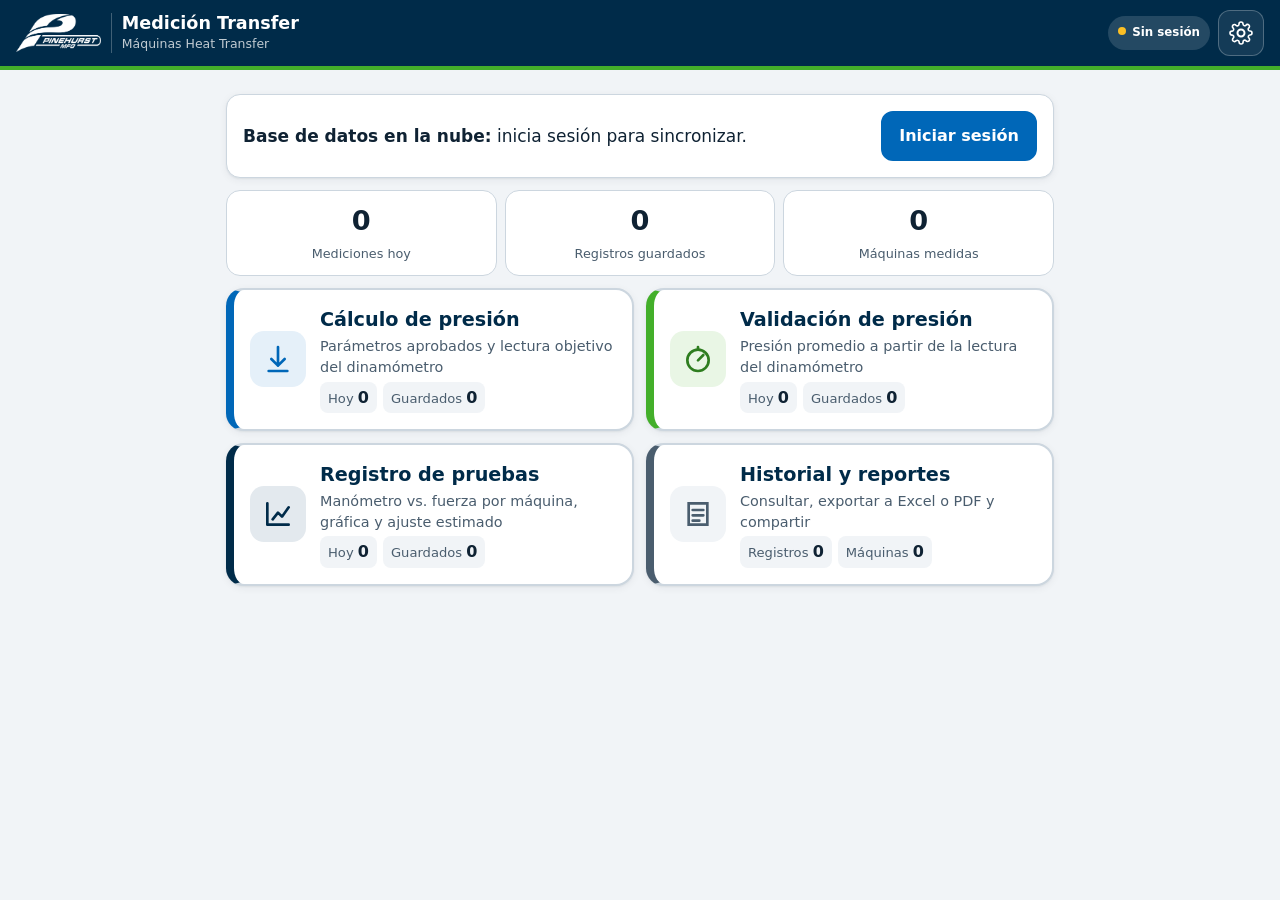
<file: medicion-transfer/index.html>
<!DOCTYPE html>
<html lang="es">
<head>
  <meta charset="UTF-8">
  <meta name="viewport" content="width=device-width, initial-scale=1, viewport-fit=cover">
  <meta name="description" content="Cálculo, validación y registro de presión para máquinas Heat Transfer.">
  <meta name="theme-color" content="#002B49">
  <meta name="apple-mobile-web-app-capable" content="yes">
  <meta name="mobile-web-app-capable" content="yes">
  <meta name="apple-mobile-web-app-status-bar-style" content="black-translucent">
  <meta name="apple-mobile-web-app-title" content="Transfer">
  <title>Medición Transfer</title>
  <link rel="manifest" href="manifest.webmanifest">
  <link rel="icon" type="image/png" sizes="192x192" href="icons/icon-192.png">
  <link rel="apple-touch-icon" href="icons/apple-touch-icon.png">
  <link rel="stylesheet" href="css/styles.css">
</head>
<body>
  <header class="barra">
    <div class="barra-titulo">
      <button id="btn-inicio" class="btn-icono" type="button" aria-label="Volver a la pantalla principal" hidden>
        <svg viewBox="0 0 24 24" aria-hidden="true"><path d="M15 5l-7 7 7 7" fill="none" stroke="currentColor" stroke-width="2.4" stroke-linecap="round" stroke-linejoin="round"/></svg>
      </button>
      <img id="logo" class="logo" src="img/logo-blanco.png" alt="Pinehurst MFG" width="85" height="38">
      <div class="titulos">
        <h1 id="titulo-app">Medición Transfer</h1>
        <p class="sub" id="subtitulo-app">Máquinas Heat Transfer</p>
      </div>
    </div>
    <div class="barra-acciones">
      <button id="estado-bd" class="pill" type="button" aria-label="Estado de la base de datos"></button>
      <button id="btn-ajustes" class="btn-icono" type="button" aria-label="Ajustes">
        <svg viewBox="0 0 24 24" aria-hidden="true"><path d="M12 15.5a3.5 3.5 0 1 0 0-7 3.5 3.5 0 0 0 0 7Z" fill="none" stroke="currentColor" stroke-width="2"/><path d="M19.4 15a1.7 1.7 0 0 0 .3 1.8l.1.1a2 2 0 1 1-2.8 2.8l-.1-.1a1.7 1.7 0 0 0-1.8-.3 1.7 1.7 0 0 0-1 1.5V21a2 2 0 1 1-4 0v-.1a1.7 1.7 0 0 0-1.1-1.5 1.7 1.7 0 0 0-1.8.3l-.1.1a2 2 0 1 1-2.8-2.8l.1-.1a1.7 1.7 0 0 0 .3-1.8 1.7 1.7 0 0 0-1.5-1H3a2 2 0 1 1 0-4h.1a1.7 1.7 0 0 0 1.5-1.1 1.7 1.7 0 0 0-.3-1.8l-.1-.1a2 2 0 1 1 2.8-2.8l.1.1a1.7 1.7 0 0 0 1.8.3H9a1.7 1.7 0 0 0 1-1.5V3a2 2 0 1 1 4 0v.1a1.7 1.7 0 0 0 1 1.5 1.7 1.7 0 0 0 1.8-.3l.1-.1a2 2 0 1 1 2.8 2.8l-.1.1a1.7 1.7 0 0 0-.3 1.8V9a1.7 1.7 0 0 0 1.5 1H21a2 2 0 1 1 0 4h-.1a1.7 1.7 0 0 0-1.5 1Z" fill="none" stroke="currentColor" stroke-width="1.6"/></svg>
      </button>
    </div>
  </header>

  <main id="contenido">

    <!-- ================= PANTALLA PRINCIPAL ================= -->
    <section id="vista-inicio" class="vista" aria-labelledby="t-inicio">
      <h2 id="t-inicio" class="solo-lector">Pantalla principal</h2>
      <div id="inicio-bd" class="card card-bd"></div>

      <div class="resumen-total" id="inicio-totales"></div>

      <div class="modulos">
        <button type="button" class="modulo m-calculo" data-ir="vista-calculo">
          <span class="m-icono"><svg viewBox="0 0 24 24" aria-hidden="true"><path d="M12 3v14m-5-5 5 5 5-5M5 21h14" fill="none" stroke="currentColor" stroke-width="2" stroke-linecap="round" stroke-linejoin="round"/></svg></span>
          <span class="m-texto"><b>Cálculo de presión</b><small>Parámetros aprobados y lectura objetivo del dinamómetro</small></span>
          <span class="m-stats" data-stats="calculo_presion"></span>
        </button>
        <button type="button" class="modulo m-validacion" data-ir="vista-validacion">
          <span class="m-icono"><svg viewBox="0 0 24 24" aria-hidden="true"><circle cx="12" cy="13" r="8" fill="none" stroke="currentColor" stroke-width="2"/><path d="M12 13l4-4M12 3v2" fill="none" stroke="currentColor" stroke-width="2" stroke-linecap="round"/></svg></span>
          <span class="m-texto"><b>Validación de presión</b><small>Presión promedio a partir de la lectura del dinamómetro</small></span>
          <span class="m-stats" data-stats="validacion_presion"></span>
        </button>
        <button type="button" class="modulo m-pruebas" data-ir="vista-pruebas">
          <span class="m-icono"><svg viewBox="0 0 24 24" aria-hidden="true"><path d="M4 20V4m0 16h16M8 16l4-5 3 3 5-7" fill="none" stroke="currentColor" stroke-width="2" stroke-linecap="round" stroke-linejoin="round"/></svg></span>
          <span class="m-texto"><b>Registro de pruebas</b><small>Manómetro vs. fuerza por máquina, gráfica y ajuste estimado</small></span>
          <span class="m-stats" data-stats="registro_pruebas"></span>
        </button>
        <button type="button" class="modulo m-historial" data-ir="vista-historial">
          <span class="m-icono"><svg viewBox="0 0 24 24" aria-hidden="true"><path d="M5 4h14v16H5zM8 9h8M8 13h8M8 17h5" fill="none" stroke="currentColor" stroke-width="2" stroke-linecap="round"/></svg></span>
          <span class="m-texto"><b>Historial y reportes</b><small>Consultar, exportar a Excel o PDF y compartir</small></span>
          <span class="m-stats" data-stats="historial"></span>
        </button>
        <button type="button" class="modulo m-catalogo" data-ir="vista-catalogo" id="btn-catalogo" hidden>
          <span class="m-icono"><svg viewBox="0 0 24 24" aria-hidden="true"><path d="M4 6h16M4 12h16M4 18h10M18 16l2 2 3-4" fill="none" stroke="currentColor" stroke-width="2" stroke-linecap="round" stroke-linejoin="round"/></svg></span>
          <span class="m-texto"><b>Catálogo de parámetros</b><small>Administrador: clientes, referencias, rubbers, parámetros e importación</small></span>
          <span class="m-stats" data-stats="catalogo"></span>
        </button>
      </div>
    </section>

    <!-- ================= 1. CÁLCULO DE PRESIÓN (guiado por el catálogo) ================= -->
    <section id="vista-calculo" class="vista" hidden aria-labelledby="t-calculo">
      <h2 id="t-calculo">Cálculo de presión</h2>
      <p class="ayuda">Elige la combinación. Se muestran los parámetros aprobados y la <span class="tag tag-fuerza">lectura objetivo del dinamómetro</span>.</p>
      <div id="cp-cat-aviso"></div>

      <div class="card">
        <div data-maquina="cp"></div>
      </div>

      <div class="card paso" id="cp-paso-cliente">
        <div class="campo">
          <label for="cp-cliente">Cliente</label>
          <select id="cp-cliente"></select>
        </div>
      </div>

      <div class="card paso" id="cp-paso-ref" hidden>
        <div class="paso-cab"><h3>Referencia del accesorio</h3><button type="button" class="enlace" data-cambiar="ref" hidden>Cambiar</button></div>
        <div id="cp-refs" class="opciones"></div>
      </div>

      <div class="card paso" id="cp-paso-tela" hidden>
        <div class="paso-cab"><h3>Tipo de tela</h3><button type="button" class="enlace" data-cambiar="tela" hidden>Cambiar</button></div>
        <div id="cp-telas" class="opciones"></div>
      </div>

      <div class="card paso" id="cp-paso-rubber" hidden>
        <div class="paso-cab"><h3>Rubber o molde</h3><button type="button" class="enlace" data-cambiar="rubber" hidden>Cambiar</button></div>
        <div id="cp-rubbers" class="opciones"></div>
      </div>

      <div class="card resultados" id="cp-paso-res" hidden aria-live="polite">
        <div id="cp-objetivo"></div>
        <h3>Parámetros</h3>
        <div id="cp-parametros"></div>
        <details class="ayuda-mas">
          <summary>¿Cómo se calcula y cuándo es válido?</summary>
          <ul>
            <li>Se calcula la lectura <b>mínima</b> con la presión mínima del rango aprobado y la <b>máxima</b> con la presión máxima (20–30 psi → lecturas para 20 y 30 psi). Con un valor único hay una sola lectura.</li>
            <li>Solo se calcula si el catálogo indica que es <b>presión de contacto sobre el rubber</b>. Si es presión del aire del manómetro o está pendiente de confirmar, no hay lectura objetivo.</li>
            <li>Área (cm²) = largo × ancho · Área (in²) = cm² ÷ 6.4516</li>
            <li>Fuerza (lbf) = presión (psi) × área (in²) · kgf = lbf ÷ 2.20462262185 · N = lbf × 4.44822161526</li>
            <li>Es válido solo si el dinamómetro mide <b>toda</b> la fuerza que pasa por el área efectiva del rubber.</li>
            <li>La temperatura y el tiempo son instrucciones de aplicación; no intervienen en el cálculo.</li>
            <li>Un cálculo correcto no valida la medición física: compruébala en Validación de presión.</li>
          </ul>
        </details>
        <div id="cp-capacidad"></div>
        <div class="campo">
          <label for="cp-obs">Observaciones <span class="opcional">(opcional)</span></label>
          <textarea id="cp-obs" rows="2" maxlength="500"></textarea>
        </div>
        <div class="acciones">
          <button type="button" class="btn btn-primario btn-grande" id="cp-guardar">Guardar registro</button>
          <button type="button" class="btn" id="cp-a-validacion">Pasar a validación</button>
          <button type="button" class="btn" id="cp-a-pruebas">Pasar a registro de pruebas</button>
          <button type="button" class="btn" id="cp-compartir">Compartir</button>
        </div>
        <p id="cp-msg" class="msg" role="status"></p>
      </div>
    </section>

    <!-- ================= 2. VALIDACIÓN DE PRESIÓN ================= -->
    <section id="vista-validacion" class="vista" hidden aria-labelledby="t-validacion">
      <h2 id="t-validacion">Validación de presión</h2>
      <p class="ayuda">Ingresa la <span class="tag tag-fuerza">fuerza estable del dinamómetro</span> para estimar la <span class="tag tag-presion">presión promedio sobre el rubber</span>. Esto no es la presión del aire del manómetro.</p>

      <div id="vp-contexto"></div>
      <div class="card">
        <div data-maquina="vp"></div>
        <div class="fila-2">
          <div class="campo">
            <label for="vp-largo">Largo del rubber <span class="u">cm</span></label>
            <input id="vp-largo" type="text" inputmode="decimal" autocomplete="off" data-req="pos">
            <p class="error"></p>
          </div>
          <div class="campo">
            <label for="vp-ancho">Ancho del rubber <span class="u">cm</span></label>
            <input id="vp-ancho" type="text" inputmode="decimal" autocomplete="off" data-req="pos">
            <p class="error"></p>
          </div>
        </div>
        <div class="fila-2 fila-valor-unidad">
          <div class="campo">
            <label for="vp-lectura">Lectura del dinamómetro</label>
            <input id="vp-lectura" type="text" inputmode="decimal" autocomplete="off" data-req="pos" placeholder="Ej. 30.7">
            <p class="error"></p>
          </div>
          <div class="campo">
            <label for="vp-unidad">Unidad</label>
            <select id="vp-unidad">
              <option value="lbf">lbf</option>
              <option value="kgf">kgf</option>
              <option value="N">N</option>
            </select>
          </div>
        </div>
      </div>

      <div class="card resultados" aria-live="polite">
        <h3>Resultados para el rubber</h3>
        <div id="vp-resultados"></div>
        <div id="vp-capacidad"></div>
      </div>

      <div class="card">
        <h3>Plancha <span class="opcional">(opcional)</span></h3>
        <p class="ayuda">El área de la plancha se muestra como referencia. La presión sobre la plancha solo se calcula si confirmas que la fuerza medida corresponde a toda la fuerza aplicada sobre la plancha completa. En producción normalmente no toda la plancha está en contacto.</p>
        <div class="fila-2">
          <div class="campo">
            <label for="vp-pl-largo">Largo de la plancha <span class="u">cm</span></label>
            <input id="vp-pl-largo" type="text" inputmode="decimal" autocomplete="off" data-req="pos-opc" placeholder="Ej. 30">
            <p class="error"></p>
          </div>
          <div class="campo">
            <label for="vp-pl-ancho">Ancho de la plancha <span class="u">cm</span></label>
            <input id="vp-pl-ancho" type="text" inputmode="decimal" autocomplete="off" data-req="pos-opc" placeholder="Ej. 20">
            <p class="error"></p>
          </div>
        </div>
        <label class="check">
          <input type="checkbox" id="vp-pl-total">
          <span>La fuerza medida corresponde a <b>toda</b> la fuerza aplicada sobre la plancha completa</span>
        </label>
        <div id="vp-pl-resultados" aria-live="polite"></div>
      </div>

      <div class="card">
        <div class="campo">
          <label for="vp-obs">Observaciones <span class="opcional">(opcional)</span></label>
          <textarea id="vp-obs" rows="2" maxlength="500"></textarea>
        </div>
        <div class="acciones">
          <button type="button" class="btn btn-primario btn-grande" id="vp-guardar">Guardar registro</button>
          <button type="button" class="btn" id="vp-compartir">Compartir resultado</button>
          <button type="button" class="btn" id="vp-a-pruebas">Pasar a registro de pruebas</button>
        </div>
        <p id="vp-msg" class="msg" role="status"></p>
      </div>

      <div class="avisos" data-avisos></div>
    </section>

    <!-- ================= 3. REGISTRO DE PRUEBAS ================= -->
    <section id="vista-pruebas" class="vista" hidden aria-labelledby="t-pruebas">
      <h2 id="t-pruebas">Registro de pruebas</h2>
      <p class="ayuda">Registra pruebas con diferentes ajustes del <span class="tag tag-aire">manómetro (aire)</span> y anota la <span class="tag tag-fuerza">fuerza del dinamómetro</span>. La app calcula la <span class="tag tag-presion">presión promedio sobre el rubber</span>.</p>

      <form class="card" id="form-pruebas" novalidate>
        <h3 id="rp-titulo">Nueva prueba</h3>
        <div id="rp-contexto"></div>
        <div data-maquina="rp"></div>
        <div class="fila-2">
          <div class="campo">
            <label for="rp-fecha">Fecha</label>
            <input id="rp-fecha" type="date">
            <p class="error"></p>
          </div>
          <div class="campo">
            <label for="rp-montaje">Montaje <span class="opcional">(opcional)</span></label>
            <input id="rp-montaje" type="text" list="lista-montajes" autocomplete="off" maxlength="80" placeholder="Ej. Pecho izq. base A">
            <datalist id="lista-montajes"></datalist>
          </div>
        </div>
        <div class="fila-2">
          <div class="campo">
            <label for="rp-largo">Largo del rubber <span class="u">cm</span></label>
            <input id="rp-largo" type="text" inputmode="decimal" autocomplete="off" data-req="pos">
            <p class="error"></p>
          </div>
          <div class="campo">
            <label for="rp-ancho">Ancho del rubber <span class="u">cm</span></label>
            <input id="rp-ancho" type="text" inputmode="decimal" autocomplete="off" data-req="pos">
            <p class="error"></p>
          </div>
        </div>
        <div class="fila-2 fila-valor-unidad">
          <div class="campo">
            <label for="rp-man"><span class="tag tag-aire">Aire</span> Presión del manómetro</label>
            <input id="rp-man" type="text" inputmode="decimal" autocomplete="off" data-req="pos">
            <p class="error"></p>
          </div>
          <div class="campo">
            <label for="rp-man-u">Unidad</label>
            <select id="rp-man-u">
              <option value="psi">psi</option>
              <option value="bar">bar</option>
              <option value="kgfcm2">kgf/cm²</option>
            </select>
          </div>
        </div>
        <div class="fila-2 fila-valor-unidad">
          <div class="campo">
            <label for="rp-fuerza"><span class="tag tag-fuerza">Fuerza</span> Lectura estable del dinamómetro</label>
            <input id="rp-fuerza" type="text" inputmode="decimal" autocomplete="off" data-req="pos">
            <p class="error"></p>
          </div>
          <div class="campo">
            <label for="rp-fuerza-u">Unidad</label>
            <select id="rp-fuerza-u">
              <option value="lbf">lbf</option>
              <option value="kgf">kgf</option>
              <option value="N">N</option>
            </select>
          </div>
        </div>
        <div id="rp-preview" class="preview" aria-live="polite"></div>
        <div class="grupo-res" id="rp-piston-bloque">
          <h4>Fuerza teórica del pistón</h4>
          <p class="formula"><span class="formula-tit">Fórmula</span>F = Pn × π × D² ÷ (4 × 645.16) · D = 65 mm · π = 3.14159265</p>
          <div id="rp-piston" aria-live="polite"></div>
          <p class="vacio">Supone que la presión actúa sobre toda el área del pistón y que la cámara opuesta está descargada. No incluye el peso de la plancha ni las pérdidas por fricción.</p>
        </div>
        <div class="fila-2 fila-valor-unidad">
          <div class="campo">
            <label for="rp-temp">Temperatura <span class="opcional">(opcional)</span></label>
            <input id="rp-temp" type="text" inputmode="decimal" autocomplete="off" data-req="num-opc">
            <p class="error"></p>
          </div>
          <div class="campo">
            <label for="rp-temp-u">Unidad</label>
            <select id="rp-temp-u">
              <option value="°C">°C</option>
              <option value="°F">°F</option>
            </select>
          </div>
        </div>
        <div class="campo">
          <label for="rp-tiempo">Tiempo de aplicación <span class="u">s</span> <span class="opcional">(opcional)</span></label>
          <input id="rp-tiempo" type="text" inputmode="decimal" autocomplete="off" data-req="pos-opc">
          <p class="error"></p>
        </div>
        <div class="campo">
          <label for="rp-obs">Observaciones <span class="opcional">(opcional)</span></label>
          <textarea id="rp-obs" rows="3" maxlength="500"></textarea>
        </div>
        <div class="acciones">
          <button type="submit" class="btn btn-primario btn-grande" id="rp-guardar">Guardar registro</button>
          <button type="button" class="btn" id="rp-cancelar" hidden>Cancelar edición</button>
          <button type="button" class="btn" id="rp-limpiar">Limpiar</button>
        </div>
        <p id="rp-msg" class="msg" role="status"></p>
      </form>

      <div class="card">
        <h3>Gráfica de la máquina</h3>
        <div class="campo">
          <label for="g-grupo">Máquina · rubber · montaje</label>
          <select id="g-grupo"></select>
        </div>
        <div id="g-graficas"></div>
        <div class="tabla-scroll" id="g-tabla"></div>
      </div>

      <div class="card">
        <h3>Ajuste aproximado del manómetro</h3>
        <p class="ayuda">Solo se estima con mediciones de la máquina, rubber y montaje seleccionados arriba. No existe una conversión directa entre la presión del aire y la presión sobre el logo.</p>
        <div class="campo">
          <label for="s-psi">Presión deseada sobre el rubber <span class="u">psi</span></label>
          <input id="s-psi" type="text" inputmode="decimal" autocomplete="off" data-req="pos">
          <p class="error"></p>
        </div>
        <div id="s-resultado" aria-live="polite"></div>
      </div>

      <div class="avisos" data-avisos></div>
    </section>

    <!-- ================= 4. HISTORIAL Y REPORTES ================= -->
    <section id="vista-historial" class="vista" hidden aria-labelledby="t-historial">
      <h2 id="t-historial">Historial y reportes</h2>
      <div id="h-aviso-bd"></div>

      <div class="segmentos" role="tablist" aria-label="Módulo">
        <button type="button" role="tab" data-mod="calculo_presion">Cálculo</button>
        <button type="button" role="tab" data-mod="validacion_presion">Validación</button>
        <button type="button" role="tab" data-mod="registro_pruebas">Pruebas</button>
      </div>

      <div class="card">
        <div class="fila-2">
          <div class="campo">
            <label for="h-maquina">Máquina</label>
            <select id="h-maquina"></select>
          </div>
          <div class="campo">
            <label for="h-buscar">Buscar</label>
            <input id="h-buscar" type="search" placeholder="Línea, montaje, usuario…">
          </div>
        </div>
        <p id="h-conteo" class="msg"></p>
        <div id="h-tabla"></div>
      </div>

      <div class="card">
        <h3>Exportar y compartir</h3>
        <p class="ayuda">Excel incluye una hoja por módulo con el filtro de máquina actual. CSV y PDF exportan el módulo seleccionado.</p>
        <div class="acciones acciones-grid">
          <button type="button" class="btn" id="h-xlsx">Excel (.xlsx)</button>
          <button type="button" class="btn" id="h-csv">CSV</button>
          <button type="button" class="btn" id="h-pdf">Imprimir / PDF</button>
          <button type="button" class="btn btn-primario" id="h-compartir">Compartir Excel</button>
        </div>
      </div>

      <div class="card">
        <h3>Respaldo</h3>
        <p class="ayuda">El respaldo (.json) contiene los registros de los tres módulos guardados en este teléfono.</p>
        <div class="acciones acciones-grid">
          <button type="button" class="btn" id="h-respaldo">Descargar respaldo</button>
          <label class="btn" for="h-importar" tabindex="0">Importar respaldo</label>
          <input type="file" id="h-importar" accept=".json,application/json" hidden>
        </div>
      </div>
    </section>
    <!-- ================= 5. CATÁLOGO (solo administrador) ================= -->
    <section id="vista-catalogo" class="vista" hidden aria-labelledby="t-catalogo">
      <h2 id="t-catalogo">Catálogo de parámetros</h2>
      <div id="ad-estado"></div>
      <div id="ad-contenido">
        <div class="segmentos segmentos-scroll" role="tablist" aria-label="Sección del catálogo" id="ad-tabs">
          <button type="button" role="tab" data-tab="cat_configuraciones">Parámetros</button>
          <button type="button" role="tab" data-tab="cat_accesorios">Referencias</button>
          <button type="button" role="tab" data-tab="cat_rubbers">Rubbers</button>
          <button type="button" role="tab" data-tab="cat_clientes">Clientes</button>
          <button type="button" role="tab" data-tab="cat_proveedores">Proveedores</button>
          <button type="button" role="tab" data-tab="cat_telas">Telas</button>
          <button type="button" role="tab" data-tab="importar">Importar Excel</button>
          <button type="button" role="tab" data-tab="historial">Cambios</button>
        </div>
        <div id="ad-panel"></div>
      </div>
    </section>
  </main>

  <datalist id="lista-series"></datalist>

  <!-- Reporte para imprimir / guardar como PDF -->
  <section id="reporte" aria-hidden="true"></section>

  <!-- Escáner de QR -->
  <dialog id="dlg-qr" aria-labelledby="t-qr">
    <div class="dlg-cuerpo">
      <h2 id="t-qr">Escanear QR de la máquina</h2>
      <div class="visor">
        <video id="qr-video" playsinline muted></video>
        <div class="visor-marco" aria-hidden="true"></div>
      </div>
      <p id="qr-msg" class="msg" role="status">Apunta la cámara al código QR de la máquina.</p>
      <div class="acciones">
        <button type="button" class="btn btn-grande" id="qr-cerrar">Cancelar</button>
      </div>
    </div>
  </dialog>

  <!-- Inicio de sesión -->
  <dialog id="dlg-login" aria-labelledby="t-login">
    <form class="dlg-cuerpo" id="form-login" novalidate>
      <picture>
        <source srcset="img/logo-blanco.png" media="(prefers-color-scheme: dark)">
        <img class="logo-dlg" src="img/logo-color.png" alt="Pinehurst MFG">
      </picture>
      <h2 id="t-login">Conectar este teléfono</h2>
      <p class="ayuda" id="l-ayuda">Escribe la contraseña general de planta. Solo se pide una vez en este teléfono.</p>
      <div class="campo" id="l-email-campo">
        <label for="l-email">Correo</label>
        <input id="l-email" type="email" autocomplete="username" inputmode="email" required>
      </div>
      <div class="campo">
        <label for="l-clave">Contraseña</label>
        <input id="l-clave" type="password" autocomplete="current-password" required>
      </div>
      <p id="l-msg" class="msg" role="status"></p>
      <button type="button" class="enlace" id="l-otro">Entrar con otro usuario (administrador)</button>
      <div class="acciones">
        <button type="submit" class="btn btn-primario btn-grande" id="l-entrar">Conectar</button>
        <button type="button" class="btn" id="l-cancelar">Cancelar</button>
      </div>
    </form>
  </dialog>

  <!-- Ajustes -->
  <dialog id="dlg-ajustes" aria-labelledby="t-ajustes">
    <form method="dialog" class="dlg-cuerpo">
      <h2 id="t-ajustes">Ajustes</h2>

      <h3>Base de datos</h3>
      <div id="a-bd"></div>

      <h3>Capacidad de la celda de carga</h3>
      <p class="ayuda">Consulta la capacidad máxima y la temperatura máxima en la hoja de datos de la celda. Si dejas vacío, la capacidad se mostrará como <b>no verificada</b>.</p>
      <div class="fila-2 fila-valor-unidad">
        <div class="campo">
          <label for="a-cap">Capacidad máxima</label>
          <input id="a-cap" type="text" inputmode="decimal" autocomplete="off" data-req="pos-opc" placeholder="Ej. 100">
          <p class="error"></p>
        </div>
        <div class="campo">
          <label for="a-cap-u">Unidad</label>
          <select id="a-cap-u">
            <option value="lbf">lbf</option>
            <option value="kgf">kgf</option>
            <option value="N">N</option>
          </select>
        </div>
      </div>
      <p id="a-cap-estado" class="msg"></p>

      <details class="avanzado">
        <summary>Conexión con Supabase (avanzado)</summary>
        <p class="ayuda">Normalmente se configura en <code>js/config.js</code>. Aquí puedes probar otra conexión solo en este teléfono.</p>
        <div class="campo">
          <label for="a-url">Project URL</label>
          <input id="a-url" type="text" autocomplete="off" placeholder="https://xxxx.supabase.co">
        </div>
        <div class="campo">
          <label for="a-key">Clave anon / publishable</label>
          <input id="a-key" type="text" autocomplete="off">
        </div>
      </details>

      <h3>Instalar en el celular</h3>
      <div id="a-instalar"></div>
      <ul class="lista">
        <li><b>Android (Chrome):</b> menú ⋮ → <i>Instalar app</i> o <i>Agregar a pantalla principal</i>.</li>
        <li><b>iPhone (Safari):</b> botón Compartir → <i>Agregar a pantalla de inicio</i>.</li>
      </ul>

      <h3>Sin conexión</h3>
      <p class="ayuda" id="a-offline"></p>

      <div class="acciones">
        <button type="button" class="btn btn-primario btn-grande" id="a-guardar">Guardar y cerrar</button>
        <button value="cancel" class="btn">Cerrar</button>
      </div>
      <p class="version">Versión <span id="a-version"></span> · <span id="a-maquinas"></span></p>
    </form>
  </dialog>

  <!-- Formulario del catálogo (administrador) -->
  <dialog id="dlg-cat" aria-labelledby="t-cat">
    <form class="dlg-cuerpo" id="form-cat" novalidate>
      <h2 id="t-cat">Editar</h2>
      <div id="cat-campos"></div>
      <p id="cat-msg" class="msg" role="status"></p>
      <div class="acciones">
        <button type="submit" class="btn btn-primario btn-grande" id="cat-guardar">Guardar</button>
        <button type="button" class="btn" id="cat-cancelar">Cancelar</button>
      </div>
      <details class="ayuda-mas" id="cat-historial-box" hidden>
        <summary>Historial de cambios de este elemento</summary>
        <div id="cat-historial"></div>
      </details>
    </form>
  </dialog>

  <div id="toast" class="toast" role="status" aria-live="polite" hidden></div>

  <noscript><p class="aviso aviso-peligro">Esta aplicación necesita JavaScript activado.</p></noscript>

  <script src="js/config.js"></script>
  <script src="js/calculos.js"></script>
  <script src="js/maquinas.js"></script>
  <script src="js/xlsx-mini.js"></script>
  <script src="js/db.js"></script>
  <script src="js/app.js"></script>
  <script src="js/importar-excel.js"></script>
  <script src="js/admin.js"></script>
</body>
</html>
</file>
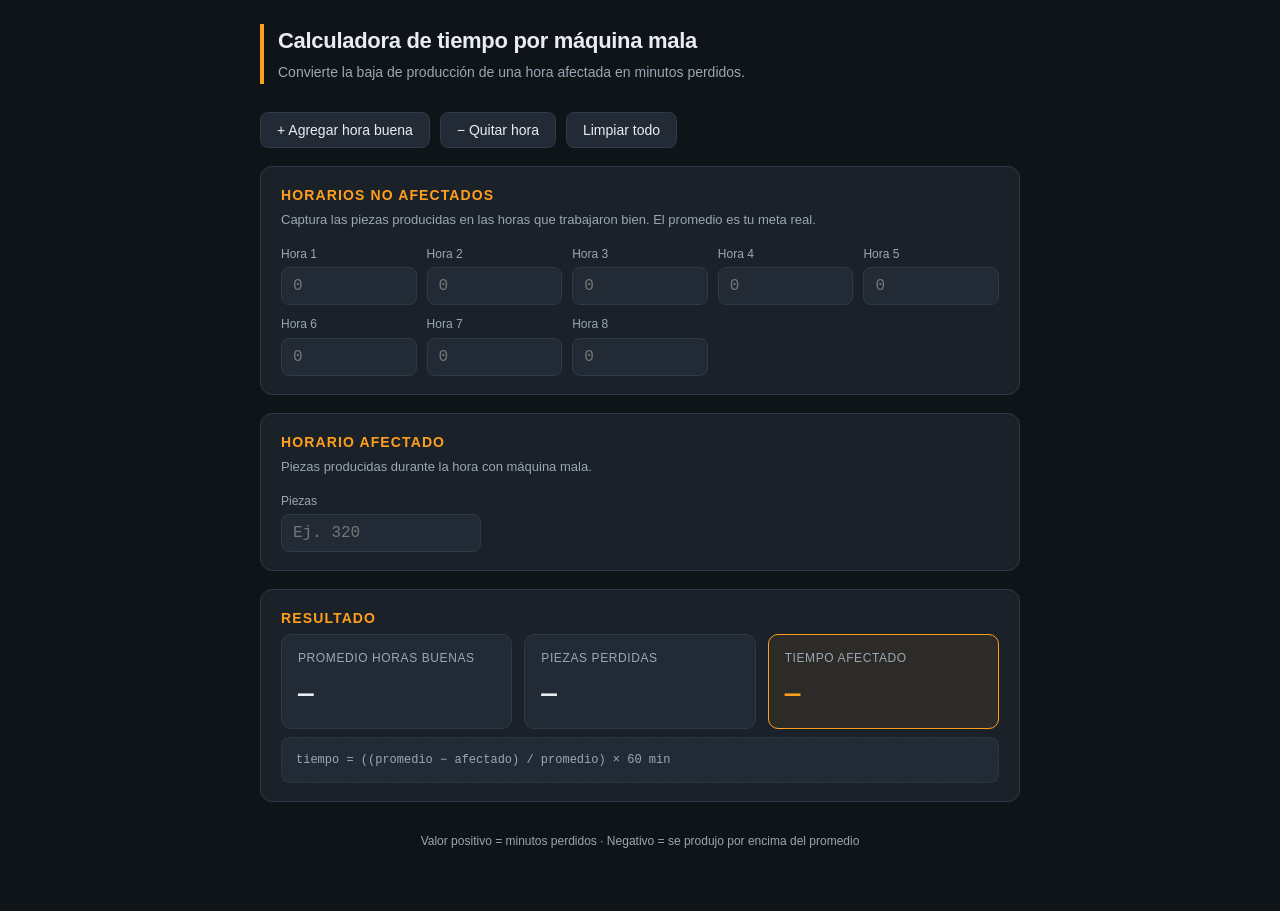
<file: calculadora-maquina-mala.html>
<!DOCTYPE html>
<html lang="es">
<head>
<meta charset="UTF-8">
<meta name="viewport" content="width=device-width, initial-scale=1.0">
<title>Calculadora de Tiempo por Máquina Mala</title>
<style>
  :root{
    --bg:#0f1419;
    --panel:#1a2129;
    --panel-2:#222b35;
    --line:#2e3a46;
    --txt:#e8edf2;
    --txt-dim:#9aa7b4;
    --accent:#ff9f1c;
    --accent-dim:#cc7e16;
    --good:#3ddc97;
    --bad:#ff6b6b;
    --mono:'SFMono-Regular',Consolas,'Liberation Mono',Menlo,monospace;
    --sans:-apple-system,BlinkMacSystemFont,'Segoe UI',Roboto,Helvetica,Arial,sans-serif;
  }
  *{box-sizing:border-box;margin:0;padding:0;}
  body{
    background:var(--bg);
    color:var(--txt);
    font-family:var(--sans);
    line-height:1.55;
    min-height:100vh;
    padding:24px 16px 60px;
  }
  .wrap{max-width:760px;margin:0 auto;}
  header{
    border-left:4px solid var(--accent);
    padding-left:14px;
    margin-bottom:28px;
  }
  header h1{font-size:22px;font-weight:600;letter-spacing:-.3px;}
  header p{color:var(--txt-dim);font-size:14px;margin-top:4px;}
  .card{
    background:var(--panel);
    border:1px solid var(--line);
    border-radius:12px;
    padding:18px 20px;
    margin-bottom:18px;
  }
  .card h2{
    font-size:14px;
    font-weight:600;
    text-transform:uppercase;
    letter-spacing:.08em;
    color:var(--accent);
    margin-bottom:4px;
  }
  .card .hint{color:var(--txt-dim);font-size:13px;margin-bottom:14px;}
  .grid{
    display:grid;
    grid-template-columns:repeat(auto-fit,minmax(120px,1fr));
    gap:10px;
  }
  .field label{display:block;font-size:12px;color:var(--txt-dim);margin-bottom:4px;}
  input[type=number]{
    width:100%;
    background:var(--panel-2);
    border:1px solid var(--line);
    border-radius:8px;
    color:var(--txt);
    font-family:var(--mono);
    font-size:16px;
    padding:9px 11px;
    transition:border-color .15s,box-shadow .15s;
    -moz-appearance:textfield;
  }
  input[type=number]::-webkit-outer-spin-button,
  input[type=number]::-webkit-inner-spin-button{-webkit-appearance:none;margin:0;}
  input[type=number]:focus{
    outline:none;
    border-color:var(--accent);
    box-shadow:0 0 0 3px rgba(255,159,28,.15);
  }
  .bad-input{max-width:200px;}
  .results{
    display:grid;
    grid-template-columns:repeat(auto-fit,minmax(150px,1fr));
    gap:12px;
  }
  .stat{
    background:var(--panel-2);
    border:1px solid var(--line);
    border-radius:10px;
    padding:14px 16px;
  }
  .stat .lbl{font-size:12px;color:var(--txt-dim);text-transform:uppercase;letter-spacing:.05em;}
  .stat .val{font-family:var(--mono);font-size:26px;font-weight:600;margin-top:6px;}
  .stat.highlight{border-color:var(--accent);background:rgba(255,159,28,.08);}
  .stat.highlight .val{color:var(--accent);}
  .val.pos{color:var(--good);}
  .val.neg{color:var(--bad);}
  .formula{
    font-family:var(--mono);
    font-size:12px;
    color:var(--txt-dim);
    background:var(--panel-2);
    border:1px dashed var(--line);
    border-radius:8px;
    padding:12px 14px;
    margin-top:8px;
    line-height:1.7;
  }
  .controls{display:flex;gap:10px;flex-wrap:wrap;margin-bottom:18px;}
  button{
    background:var(--panel-2);
    border:1px solid var(--line);
    color:var(--txt);
    border-radius:8px;
    padding:9px 16px;
    font-size:14px;
    font-family:var(--sans);
    cursor:pointer;
    transition:background .15s,border-color .15s;
  }
  button:hover{background:var(--line);border-color:var(--accent-dim);}
  button:active{transform:scale(.98);}
  footer{text-align:center;color:var(--txt-dim);font-size:12px;margin-top:30px;}
</style>
</head>
<body>
<div class="wrap">
  <header>
    <h1>Calculadora de tiempo por máquina mala</h1>
    <p>Convierte la baja de producción de una hora afectada en minutos perdidos.</p>
  </header>

  <div class="controls">
    <button id="add-hour">+ Agregar hora buena</button>
    <button id="remove-hour">− Quitar hora</button>
    <button id="clear">Limpiar todo</button>
  </div>

  <div class="card">
    <h2>Horarios no afectados</h2>
    <p class="hint">Captura las piezas producidas en las horas que trabajaron bien. El promedio es tu meta real.</p>
    <div class="grid" id="good-grid"></div>
  </div>

  <div class="card">
    <h2>Horario afectado</h2>
    <p class="hint">Piezas producidas durante la hora con máquina mala.</p>
    <div class="field bad-input">
      <label>Piezas</label>
      <input type="number" id="bad" min="0" placeholder="Ej. 320" inputmode="numeric">
    </div>
  </div>

  <div class="card">
    <h2>Resultado</h2>
    <div class="results">
      <div class="stat">
        <div class="lbl">Promedio horas buenas</div>
        <div class="val" id="avg-out">—</div>
      </div>
      <div class="stat">
        <div class="lbl">Piezas perdidas</div>
        <div class="val" id="lost-out">—</div>
      </div>
      <div class="stat highlight">
        <div class="lbl">Tiempo afectado</div>
        <div class="val" id="min-out">—</div>
      </div>
    </div>
    <div class="formula">
      tiempo&nbsp;=&nbsp;((promedio&nbsp;−&nbsp;afectado)&nbsp;/&nbsp;promedio)&nbsp;×&nbsp;60&nbsp;min
    </div>
  </div>

  <footer>Valor positivo = minutos perdidos · Negativo = se produjo por encima del promedio</footer>
</div>

<script>
(function(){
  var grid = document.getElementById('good-grid');
  var bad = document.getElementById('bad');
  var count = 8;

  function buildGrid(){
    grid.innerHTML = '';
    for (var i = 1; i <= count; i++){
      var prev = '';
      var field = document.createElement('div');
      field.className = 'field';
      var lbl = document.createElement('label');
      lbl.textContent = 'Hora ' + i;
      var inp = document.createElement('input');
      inp.type = 'number'; inp.min = '0'; inp.className = 'good';
      inp.placeholder = '0'; inp.setAttribute('inputmode','numeric');
      inp.addEventListener('input', calc);
      field.appendChild(lbl); field.appendChild(inp);
      grid.appendChild(field);
    }
  }

  function fmt(n){ return Math.round(n).toLocaleString('es-MX'); }

  function calc(){
    var goods = [].slice.call(document.querySelectorAll('.good'))
      .map(function(el){ return parseFloat(el.value); })
      .filter(function(v){ return !isNaN(v); });

    var avgEl = document.getElementById('avg-out');
    var lostEl = document.getElementById('lost-out');
    var minEl = document.getElementById('min-out');

    minEl.className = 'val';

    if (goods.length === 0){ avgEl.textContent = lostEl.textContent = minEl.textContent = '—'; return; }

    var avg = goods.reduce(function(a,b){ return a+b; }, 0) / goods.length;
    avgEl.textContent = fmt(avg);

    var b = parseFloat(bad.value);
    if (isNaN(b) || avg === 0){ lostEl.textContent = minEl.textContent = '—'; return; }

    var lost = avg - b;
    var minutes = (lost / avg) * 60;

    lostEl.textContent = fmt(lost);
    if (minutes >= 0){
      minEl.textContent = fmt(minutes) + ' min';
    } else {
      minEl.textContent = '+' + fmt(Math.abs(minutes)) + ' min';
      minEl.className = 'val pos';
    }
  }

  document.getElementById('add-hour').addEventListener('click', function(){
    var vals = [].slice.call(document.querySelectorAll('.good')).map(function(e){return e.value;});
    count++; buildGrid();
    [].slice.call(document.querySelectorAll('.good')).forEach(function(e,i){ if(vals[i]!==undefined) e.value = vals[i]; });
    calc();
  });
  document.getElementById('remove-hour').addEventListener('click', function(){
    if (count <= 1) return;
    var vals = [].slice.call(document.querySelectorAll('.good')).map(function(e){return e.value;});
    count--; buildGrid();
    [].slice.call(document.querySelectorAll('.good')).forEach(function(e,i){ if(vals[i]!==undefined) e.value = vals[i]; });
    calc();
  });
  document.getElementById('clear').addEventListener('click', function(){
    buildGrid(); bad.value = ''; calc();
  });

  bad.addEventListener('input', calc);
  buildGrid();
})();
</script>
</body>
</html>
</file>
<file: medicion-transfer/css/styles.css>
/* ===== Medición Transfer — estilos (mobile-first) ===== */
:root {
  /* Paleta Pinehurst MFG: Azul #0067B8 (PANTONE 2144C) · Verde #43AF2A (361C) · Navy #002B49 (7463C) */
  --azul: #0067B8;
  --verde: #43AF2A;
  --navy: #002B49;
  --bg: #f1f4f7;
  --card: #ffffff;
  --texto: #0f2233;
  --texto-2: #4a5d6e;
  --borde: #ccd6df;
  --primario: var(--azul);
  --primario-txt: #ffffff;
  --barra: var(--navy);
  --foco: var(--verde);
  /* Colores que distinguen las tres magnitudes */
  --aire: var(--navy);  --aire-bg: #e3e9ee;
  --fuerza: var(--azul); --fuerza-bg: #e5f0f9;
  --presion: #2E7D1F;   --presion-bg: #e9f6e5;   /* verde de marca oscurecido para texto legible */
  --peligro: #b42318;   --peligro-bg: #fde7e5;
  --alerta: #8a5a00;    --alerta-bg: #fff4d6;
  --info: #24507a;      --info-bg: #e6eff8;
  --radio: 14px;
  --nav-h: 68px;
  --sombra: 0 1px 2px rgba(16, 34, 52, .06), 0 2px 8px rgba(16, 34, 52, .06);
}
@media (prefers-color-scheme: dark) {
  :root {
    --bg: #07131d; --card: #0e2030; --texto: #e8eef4; --texto-2: #a3b4c4; --borde: #24384a;
    --primario: #4FA3E8; --primario-txt: #001a2d; --barra: #001a2d;
    --verde: #5BC243;
    --aire: #a9c3d8; --aire-bg: #13293b;
    --fuerza: #4FA3E8; --fuerza-bg: #0f2a42;
    --presion: #5BC243; --presion-bg: #12301a;
    --peligro: #ff8a80; --peligro-bg: #3d1714;
    --alerta: #ffd27a; --alerta-bg: #3a2d0c;
    --info: #9cc6ef; --info-bg: #142c43;
    --sombra: none;
  }
}

* { box-sizing: border-box; }
[hidden] { display: none !important; }
html { -webkit-text-size-adjust: 100%; }
body {
  margin: 0; background: var(--bg); color: var(--texto);
  font-family: system-ui, -apple-system, "Segoe UI", Roboto, Arial, sans-serif;
  font-size: 17px; line-height: 1.45;
  padding-bottom: calc(env(safe-area-inset-bottom) + 24px);
}
h1, h2, h3 { line-height: 1.2; margin: 0; }
h2 { font-size: 1.35rem; margin: 6px 0 6px; }
h3 { font-size: 1.1rem; margin-bottom: 10px; }
button, input, select, textarea { font: inherit; color: inherit; }
:focus-visible { outline: 3px solid var(--foco); outline-offset: 2px; }

/* ----- Barra superior ----- */
.barra {
  position: sticky; top: 0; z-index: 20;
  display: flex; align-items: center; justify-content: space-between; gap: 8px;
  background: var(--barra); color: #fff;
  padding: calc(10px + env(safe-area-inset-top)) 16px 10px;
  border-bottom: 4px solid var(--verde);
}
.barra-titulo { display: flex; align-items: center; gap: 10px; min-width: 0; }
.logo { height: 38px; width: auto; flex: none; display: block; }
.barra .titulos { border-left: 1px solid rgba(255,255,255,.25); padding-left: 10px; }
.barra-titulo .btn-icono:not([hidden]) + .logo + .titulos { border-left: 0; padding-left: 0; }
.logo-dlg { display: block; height: 52px; width: auto; margin: 0 auto 12px; }
.logo-reporte { height: 46px; width: auto; display: block; margin-bottom: 8pt; }
h2, .modulo .m-texto b { color: var(--navy); }
.barra h1 { font-size: 1.1rem; }
.barra .sub { margin: 0; font-size: .78rem; opacity: .75; white-space: nowrap; overflow: hidden; text-overflow: ellipsis; }
.barra-acciones { display: flex; align-items: center; gap: 8px; }
.btn-icono {
  width: 46px; height: 46px; border-radius: 12px; border: 1px solid rgba(255,255,255,.25);
  background: rgba(255,255,255,.08); color: #fff; display: grid; place-items: center; cursor: pointer;
}
.btn-icono svg { width: 24px; height: 24px; }
.pill { font-size: .74rem; padding: 6px 10px; border-radius: 999px; background: rgba(255,255,255,.14); color: #fff; border: 0; white-space: nowrap; cursor: pointer; font-weight: 600; min-height: 34px; }
.pill::before { content: ""; display: inline-block; width: 8px; height: 8px; border-radius: 50%; background: #9ca3af; margin-right: 6px; vertical-align: 1px; }
.pill.ok::before { background: #5BC243; }
.pill.pend::before, .pill.sync::before { background: #fbbf24; }
.pill.err::before { background: #f87171; }

/* ----- Contenido ----- */
main { max-width: 860px; margin: 0 auto; padding: 12px 16px; }
.vista[hidden] { display: none; }
.ayuda { color: var(--texto-2); font-size: .95rem; margin: 4px 0 12px; }
.opcional { color: var(--texto-2); font-weight: 400; font-size: .85em; }
.card {
  background: var(--card); border: 1px solid var(--borde); border-radius: var(--radio);
  padding: 16px; margin: 12px 0; box-shadow: var(--sombra);
}

/* ----- Campos ----- */
.campo { margin-bottom: 12px; min-width: 0; }
.campo label { display: block; font-weight: 600; margin-bottom: 6px; font-size: .95rem; }
.u { display: inline-block; background: var(--bg); border: 1px solid var(--borde); border-radius: 6px; padding: 0 6px; font-size: .8rem; font-weight: 700; color: var(--texto-2); }
input[type="text"], input[type="date"], input[type="search"], input[type="email"], input[type="password"], select, textarea {
  width: 100%; min-height: 54px; padding: 12px 14px; font-size: 1.15rem;
  border: 2px solid var(--borde); border-radius: 12px; background: var(--card);
  appearance: none; -webkit-appearance: none;
}
select {
  background-image: linear-gradient(45deg, transparent 50%, var(--texto-2) 50%), linear-gradient(135deg, var(--texto-2) 50%, transparent 50%);
  background-position: calc(100% - 20px) 50%, calc(100% - 14px) 50%;
  background-size: 6px 6px; background-repeat: no-repeat; padding-right: 36px;
}
textarea { min-height: 90px; font-size: 1rem; resize: vertical; }
input:focus, select:focus, textarea:focus { border-color: var(--primario); outline: none; box-shadow: 0 0 0 3px color-mix(in srgb, var(--primario) 25%, transparent); }
.campo.invalido input { border-color: var(--peligro); background: var(--peligro-bg); }
.error { color: var(--peligro); font-size: .88rem; margin: 4px 0 0; min-height: 0; font-weight: 600; }
.error:empty { display: none; }
.fila-2, .fila-3 { display: grid; gap: 0 12px; grid-template-columns: 1fr 1fr; }
.fila-3 { grid-template-columns: 1fr 1fr 1fr; }
.fila-valor-unidad { grid-template-columns: 1.6fr 1fr; }
.check { display: flex; gap: 12px; align-items: flex-start; padding: 12px; border: 2px dashed var(--borde); border-radius: 12px; cursor: pointer; margin: 4px 0 12px; }
.check input { width: 28px; height: 28px; flex: none; margin: 0; accent-color: var(--primario); }

/* ----- Botones ----- */
.acciones { display: flex; flex-wrap: wrap; gap: 10px; margin-top: 12px; }
.acciones-grid { display: grid; grid-template-columns: 1fr 1fr; }
.btn {
  min-height: 50px; padding: 10px 16px; border-radius: 12px; cursor: pointer;
  border: 2px solid var(--borde); background: var(--card); font-weight: 600; font-size: 1rem;
  display: inline-flex; align-items: center; justify-content: center; text-align: center;
}
.btn:active { transform: scale(.98); }
.btn:disabled { opacity: .45; cursor: not-allowed; }
.btn-primario { background: var(--primario); color: var(--primario-txt); border-color: var(--primario); }
.btn-peligro { color: var(--peligro); border-color: var(--peligro); }
.btn-grande { flex: 1 1 100%; min-height: 58px; font-size: 1.1rem; }
.btn-chico { min-height: 40px; padding: 6px 10px; font-size: .9rem; }

/* ----- Etiquetas de magnitud ----- */
.tag { display: inline-block; border-radius: 6px; padding: 0 6px; font-weight: 700; font-size: .85em; }
.tag-aire { background: var(--aire-bg); color: var(--aire); }
.tag-fuerza { background: var(--fuerza-bg); color: var(--fuerza); }
.tag-presion { background: var(--presion-bg); color: var(--presion); }

/* ----- Resultados ----- */
.grupo-res { margin-bottom: 14px; }
.grupo-res h4 { margin: 0 0 8px; font-size: .9rem; text-transform: uppercase; letter-spacing: .04em; color: var(--texto-2); }
.res-grid { display: grid; grid-template-columns: repeat(auto-fit, minmax(130px, 1fr)); gap: 8px; }
.res {
  border-radius: 12px; padding: 10px 12px; border-left: 6px solid var(--borde); background: var(--bg);
}
.res .val { font-size: 1.85rem; font-weight: 800; line-height: 1.1; font-variant-numeric: tabular-nums; word-break: break-word; }
.res .uni { font-size: 1rem; font-weight: 700; margin-left: 4px; }
.res .det { font-size: .8rem; color: var(--texto-2); }
.res.principal .val { font-size: 2.3rem; }
.res.fuerza { border-left-color: var(--fuerza); background: var(--fuerza-bg); }
.res.fuerza .val, .res.fuerza .uni { color: var(--fuerza); }
.res.presion { border-left-color: var(--verde); background: var(--presion-bg); }
.res.presion .val, .res.presion .uni { color: var(--presion); }
.res.aire { border-left-color: var(--aire); background: var(--aire-bg); }
.res.aire .val, .res.aire .uni { color: var(--aire); }
.res.area { border-left-color: var(--texto-2); }
.vacio { color: var(--texto-2); font-style: italic; padding: 8px 0; }
.preview { margin: 4px 0 14px; }
.formula { background: var(--bg); border: 1px dashed var(--borde); border-radius: 12px; padding: 10px 12px; margin: 4px 0 12px; font-size: .95rem; font-variant-numeric: tabular-nums; word-break: break-word; }
.formula .formula-tit { display: block; font-size: .78rem; text-transform: uppercase; letter-spacing: .04em; color: var(--texto-2); font-weight: 700; margin-bottom: 2px; }
.formula b { color: var(--presion); }

/* ----- Avisos ----- */
.aviso { border-radius: 12px; padding: 12px 14px; margin: 10px 0; font-size: .95rem; border-left: 6px solid; }
.aviso-info { background: var(--info-bg); border-color: var(--info); color: var(--texto); }
.aviso-alerta { background: var(--alerta-bg); border-color: var(--alerta); color: var(--texto); }
.aviso-peligro { background: var(--peligro-bg); border-color: var(--peligro); color: var(--texto); }
.aviso-ok { background: var(--presion-bg); border-color: var(--presion); color: var(--texto); }
.aviso b:first-child { display: block; margin-bottom: 2px; }
.avisos { margin-top: 18px; }
.avisos ul { margin: 6px 0 0; padding-left: 20px; }
.avisos li { margin-bottom: 6px; }
.estimacion { border: 3px dashed var(--alerta); border-radius: 14px; padding: 14px; background: var(--alerta-bg); }
.estimacion .etiqueta { display: inline-block; background: var(--alerta); color: var(--card); font-weight: 800; font-size: .78rem; padding: 2px 8px; border-radius: 6px; letter-spacing: .05em; }
.msg { font-size: .92rem; color: var(--texto-2); margin: 8px 0 0; }
.msg.ok { color: var(--presion); font-weight: 600; }
.msg.err { color: var(--peligro); font-weight: 600; }

/* ----- Tablas ----- */
.tabla-scroll { overflow-x: auto; -webkit-overflow-scrolling: touch; margin-top: 10px; border-radius: 10px; }
table { border-collapse: collapse; width: 100%; font-size: .95rem; font-variant-numeric: tabular-nums; }
th, td { padding: 9px 10px; border-bottom: 1px solid var(--borde); text-align: right; white-space: nowrap; }
th { background: var(--bg); font-size: .8rem; text-transform: uppercase; letter-spacing: .03em; color: var(--texto-2); position: sticky; top: 0; }
td.txt, th.txt { text-align: left; }
td.obs { white-space: normal; min-width: 160px; max-width: 260px; text-align: left; }
tbody tr:nth-child(even) td { background: color-mix(in srgb, var(--bg) 45%, transparent); }
th.c-fuerza { color: var(--fuerza); } th.c-presion { color: var(--presion); } th.c-aire { color: var(--aire); }
.acc-fila { display: flex; gap: 6px; justify-content: flex-end; }

/* Historial como tarjetas en celular */
.reg-lista { display: grid; gap: 10px; }
.reg {
  border: 1px solid var(--borde); border-radius: 12px; padding: 12px; background: var(--card);
}
.reg-cab { display: flex; justify-content: space-between; gap: 8px; align-items: baseline; flex-wrap: wrap; }
.reg-cab b { font-size: 1.05rem; }
.reg-cab span { color: var(--texto-2); font-size: .88rem; }
.reg-vals { display: grid; grid-template-columns: repeat(3, 1fr); gap: 6px; margin: 10px 0; }
.reg-vals div { border-radius: 8px; padding: 6px 8px; font-size: .78rem; }
.reg-vals strong { display: block; font-size: 1.05rem; font-variant-numeric: tabular-nums; }
.reg-meta { font-size: .85rem; color: var(--texto-2); }
.reg .acciones { margin-top: 8px; }
.reg .btn { min-height: 42px; flex: 1; }
.tabla-historial { display: none; }

/* ----- Gráficas ----- */
.grafica { margin: 10px 0 16px; }
.grafica h4 { margin: 0 0 4px; font-size: .95rem; }
.grafica svg { width: 100%; height: auto; display: block; background: var(--bg); border-radius: 10px; }
.grafica svg text { fill: var(--texto-2); font-size: 12px; font-family: inherit; }
.grafica .eje { stroke: var(--texto-2); stroke-width: 1; }
.grafica .rejilla { stroke: var(--borde); stroke-width: 1; }

/* ----- Diálogo ----- */
dialog {
  border: 0; border-radius: 18px; padding: 0; width: min(560px, calc(100vw - 24px));
  max-height: calc(100dvh - 24px); background: var(--card); color: var(--texto);
}
dialog::backdrop { background: rgba(5, 15, 25, .55); }
.dlg-cuerpo { padding: 20px; overflow-y: auto; }
.dlg-cuerpo h3 { margin-top: 18px; }
.lista { padding-left: 20px; margin: 6px 0; }
.version { color: var(--texto-2); font-size: .8rem; text-align: center; margin: 14px 0 0; }

/* ----- Toast ----- */
.toast {
  position: fixed; left: 50%; transform: translateX(-50%);
  bottom: calc(env(safe-area-inset-bottom) + 18px); z-index: 50;
  background: #13293d; color: #fff; padding: 12px 18px; border-radius: 12px;
  max-width: calc(100vw - 32px); box-shadow: 0 6px 20px rgba(0,0,0,.25); font-weight: 600;
}
.toast.error { background: var(--peligro); }

/* ----- Pantallas pequeñas ----- */
@media (max-width: 380px) {
  .fila-3 { grid-template-columns: 1fr 1fr; }
  .res .val { font-size: 1.6rem; }
  .barra .sub { display: none; }
}

/* ----- Computadora / tableta ----- */
@media (min-width: 900px) {
  .reg-lista { display: none; }
  .tabla-historial { display: block; }
  .acciones-grid { grid-template-columns: repeat(4, 1fr); }
  .modulos { grid-template-columns: 1fr 1fr; }
}

/* ----- Impresión / PDF ----- */
#reporte { display: none; }
@media print {
  @page { size: A4 landscape; margin: 12mm; }
  body { background: #fff; color: #000; padding: 0; font-size: 11pt; }
  .barra, main, dialog, .toast { display: none !important; }
  #reporte { display: block; }
  #reporte h1 { font-size: 16pt; margin-bottom: 4pt; }
  #reporte h2 { font-size: 12pt; margin: 12pt 0 6pt; }
  #reporte table { font-size: 8.5pt; }
  #reporte th, #reporte td { padding: 3pt 4pt; border: 1px solid #999; white-space: normal; }
  #reporte th { background: #eee; color: #000; position: static; }
  #reporte .aviso { border: 1px solid #999; border-left: 4pt solid #555; background: #f6f6f6; page-break-inside: avoid; }
  #reporte .grafica { page-break-inside: avoid; max-width: 48%; display: inline-block; vertical-align: top; margin-right: 2%; }
  #reporte .grafica svg { background: #fff; border: 1px solid #ccc; }
  #reporte .grafica svg text { fill: #333; }
}

/* ===== v2: pantalla principal, máquinas, base de datos ===== */
.solo-lector { position: absolute; width: 1px; height: 1px; overflow: hidden; clip: rect(0 0 0 0); }
.titulos { min-width: 0; }
.barra-titulo .btn-icono { flex: none; }
.modulos { display: grid; gap: 12px; margin: 12px 0; }
.modulo {
  display: grid; grid-template-columns: 56px 1fr; gap: 4px 14px; align-items: center; text-align: left;
  background: var(--card); border: 2px solid var(--borde); border-radius: 18px; padding: 16px; cursor: pointer;
  box-shadow: var(--sombra); min-height: 120px; color: var(--texto); border-left-width: 8px;
}
.modulo:active { transform: scale(.99); }
.modulo .m-icono { grid-row: span 2; width: 56px; height: 56px; border-radius: 14px; display: grid; place-items: center; }
.modulo .m-icono svg { width: 32px; height: 32px; }
.modulo .m-texto b { display: block; font-size: 1.2rem; }
.modulo .m-texto small { display: block; color: var(--texto-2); font-size: .9rem; margin-top: 2px; }
.m-stats { display: flex; flex-wrap: wrap; gap: 6px; }
.m-stats span { background: var(--bg); border-radius: 8px; padding: 4px 8px; font-size: .82rem; color: var(--texto-2); }
.m-stats b { color: var(--texto); font-size: 1rem; font-variant-numeric: tabular-nums; }
.m-stats .pend b { color: var(--alerta); }
.m-calculo { border-left-color: var(--fuerza); } .m-calculo .m-icono { background: var(--fuerza-bg); color: var(--fuerza); }
.m-validacion { border-left-color: var(--verde); } .m-validacion .m-icono { background: var(--presion-bg); color: var(--presion); }
.m-pruebas { border-left-color: var(--aire); } .m-pruebas .m-icono { background: var(--aire-bg); color: var(--aire); }
.m-historial { border-left-color: var(--texto-2); } .m-historial .m-icono { background: var(--bg); color: var(--texto-2); }
.resumen-total { display: grid; grid-template-columns: repeat(3, 1fr); gap: 8px; }
.resumen-total div { background: var(--card); border: 1px solid var(--borde); border-radius: 14px; padding: 10px; text-align: center; }
.resumen-total b { display: block; font-size: 1.7rem; font-variant-numeric: tabular-nums; }
.resumen-total span { font-size: .8rem; color: var(--texto-2); }
.card-bd { display: flex; gap: 12px; align-items: center; justify-content: space-between; flex-wrap: wrap; }
.card-bd p { margin: 0; }
.card-bd .acciones { margin: 0; }

/* Selector de máquina */
.maq-sel { background: var(--bg); border: 2px solid var(--borde); border-radius: 14px; padding: 12px; margin-bottom: 14px; }
.maq-sel.elegida { border-color: var(--verde); }
.maq-sel.invalido { border-color: var(--peligro); }
.maq-fila { display: grid; grid-template-columns: 1fr auto; gap: 8px; }
.maq-fila .btn { min-height: 54px; gap: 6px; }
.maq-fila .btn svg { width: 22px; height: 22px; }
.maq-info { margin-top: 8px; font-size: .92rem; }
.maq-info .ficha { display: flex; flex-wrap: wrap; gap: 4px 12px; }
.maq-info .ficha b { font-size: 1.15rem; color: var(--presion); }
.maq-opciones { display: flex; flex-wrap: wrap; gap: 6px; margin-top: 8px; }

/* Escáner */
.visor { position: relative; background: #000; border-radius: 14px; overflow: hidden; aspect-ratio: 1 / 1; }
.visor video { width: 100%; height: 100%; object-fit: cover; display: block; }
.visor-marco { position: absolute; inset: 18%; border: 3px solid #f59e0b; border-radius: 16px; box-shadow: 0 0 0 999px rgba(0,0,0,.35); }

/* Historial por módulo */
.segmentos { display: grid; grid-template-columns: repeat(3, 1fr); gap: 6px; background: var(--card); border: 1px solid var(--borde); border-radius: 14px; padding: 6px; margin: 12px 0; }
.segmentos button { min-height: 48px; border: 0; border-radius: 10px; background: none; font-weight: 700; color: var(--texto-2); cursor: pointer; }
.segmentos button[aria-selected="true"] { background: var(--primario); color: var(--primario-txt); }
.avanzado { margin: 14px 0; }
.avanzado summary { cursor: pointer; font-weight: 600; padding: 8px 0; }
.enlace { background: none; border: 0; padding: 6px 0; color: var(--primario); text-decoration: underline; cursor: pointer; font-size: .92rem; }
@media (prefers-color-scheme: dark) {
  h2, .modulo .m-texto b { color: var(--texto); }
}
.etq-pend { display: inline-block; font-size: .72rem; font-weight: 700; color: var(--alerta); background: var(--alerta-bg); border-radius: 6px; padding: 1px 6px; margin-left: 6px; }

/* ===== v3: Cálculo guiado por catálogo ===== */
.paso.resuelto { border-left: 5px solid var(--verde); }
.paso-cab { display: flex; justify-content: space-between; align-items: baseline; gap: 8px; }
.paso-cab h3 { margin-bottom: 8px; }
.opciones { display: grid; gap: 8px; }
.opcion {
  display: flex; gap: 12px; align-items: center; width: 100%; text-align: left; cursor: pointer;
  min-height: 64px; padding: 10px; border-radius: 12px; border: 2px solid var(--borde); background: var(--bg);
}
.opcion:active { transform: scale(.99); }
.opcion.elegida { border-color: var(--verde); background: var(--presion-bg); }
.opc-txt { display: flex; flex-direction: column; min-width: 0; }
.opc-txt b { font-size: 1.1rem; word-break: break-word; }
.opc-txt small { color: var(--texto-2); font-size: .88rem; }
.opc-img { width: 84px; height: 64px; object-fit: contain; flex: none; background: #e4e9ee; border-radius: 8px; border: 1px solid var(--borde); }
.img-vacia { display: inline-grid; place-items: center; text-align: center; font-size: .72rem; color: var(--texto-2); background: var(--bg); border: 1px dashed var(--borde); border-radius: 8px; padding: 4px; }
.img-vacia.opc-img, .img-vacia.thumb { width: 84px; height: 64px; flex: none; }
.img-vacia.img-grande { width: 100%; min-height: 120px; }
.falta { color: var(--alerta); font-weight: 700; }
.objetivo { border: 3px solid var(--fuerza); border-radius: 14px; padding: 12px; margin-bottom: 14px; background: var(--fuerza-bg); }
.objetivo.bloqueado { border-color: var(--alerta); background: var(--alerta-bg); }
.objetivo h3 { color: var(--fuerza); }
.objetivo.bloqueado h3 { color: var(--alerta); }
.objetivo-base { margin: 8px 0 0; font-size: .9rem; color: var(--texto-2); }
.img-par { display: grid; grid-template-columns: 1fr 1fr; gap: 10px; margin-bottom: 10px; }
.img-par figure { margin: 0; text-align: center; }
.img-par figcaption { font-size: .8rem; color: var(--texto-2); margin-top: 4px; }
.img-grande { width: 100%; max-height: 180px; object-fit: contain; background: #e4e9ee; border-radius: 10px; border: 1px solid var(--borde); }
.params { margin: 0; display: grid; gap: 0; }
.param { display: grid; grid-template-columns: 40% 1fr; gap: 8px; padding: 8px 0; border-bottom: 1px solid var(--borde); font-size: .95rem; }
.param dt { color: var(--texto-2); font-weight: 600; }
.param dd { margin: 0; word-break: break-word; }
.param.destacado dd { font-size: 1.1rem; color: var(--presion); }
.params-mini .param { padding: 4px 0; font-size: .88rem; }
.pre { white-space: pre-line; }
.version-conf { font-size: .8rem; color: var(--texto-2); margin: 8px 0 0; }
.ayuda-mas { margin: 10px 0; border: 1px solid var(--borde); border-radius: 12px; padding: 0 12px; background: var(--bg); }
.ayuda-mas summary { cursor: pointer; font-weight: 600; padding: 12px 0; min-height: 44px; }
.ayuda-mas ul { margin: 0 0 12px; padding-left: 20px; font-size: .92rem; }
.ayuda-mas li { margin-bottom: 6px; }
.contexto { display: flex; gap: 10px; align-items: center; justify-content: space-between; border: 2px solid var(--verde); background: var(--presion-bg); border-radius: 12px; padding: 10px 12px; margin-bottom: 12px; }
.contexto div { display: flex; flex-direction: column; font-size: .9rem; min-width: 0; }
.m-catalogo { border-left-color: var(--verde); } .m-catalogo .m-icono { background: var(--presion-bg); color: var(--presion); }

/* ===== v3: Administración del catálogo ===== */
.segmentos-scroll { display: flex; overflow-x: auto; scrollbar-width: thin; }
.segmentos-scroll button { flex: none; padding: 0 14px; white-space: nowrap; }
.barra-lista { display: grid; grid-template-columns: 1fr auto; gap: 8px; }
.barra-lista input { min-height: 50px; border: 2px solid var(--borde); border-radius: 12px; padding: 0 12px; background: var(--card); min-width: 0; }
.filtros { display: flex; flex-wrap: wrap; gap: 6px; margin-top: 10px; }
.chip-filtro { border: 2px solid var(--borde); background: var(--card); border-radius: 999px; padding: 6px 12px; font-weight: 600; cursor: pointer; min-height: 40px; }
.chip-filtro.activo { border-color: var(--primario); background: var(--primario); color: var(--primario-txt); }
.cat-lista, .imp-lista { display: grid; gap: 8px; margin-top: 8px; }
.cat-item, .imp-item { display: grid; grid-template-columns: auto 1fr; gap: 10px; border: 1px solid var(--borde); border-radius: 12px; padding: 10px; background: var(--card); }
.cat-item .cat-acc { grid-column: 1 / -1; display: flex; gap: 8px; }
.cat-item .cat-acc .btn { flex: 1; }
.cat-imgs { display: flex; gap: 6px; align-items: flex-start; }
.cat-txt { min-width: 0; word-break: break-word; }
.thumb { width: 64px; height: 56px; object-fit: contain; background: #e4e9ee; border-radius: 8px; border: 1px solid var(--borde); }
.img-vacia.thumb { width: 64px; height: 56px; }
.chips { display: flex; flex-wrap: wrap; gap: 4px; margin-top: 6px; }
.chip { font-size: .75rem; font-weight: 700; border-radius: 6px; padding: 2px 7px; background: var(--info-bg); color: var(--info); }
.chip-ok { background: var(--presion-bg); color: var(--presion); }
.chip-pend { background: var(--alerta-bg); color: var(--alerta); }
.chip-falta { background: var(--peligro-bg); color: var(--peligro); }
.chip-gris { background: var(--bg); color: var(--texto-2); }
.campo-img .img-edit { max-width: 260px; }
.extras { display: flex; flex-wrap: wrap; gap: 8px; margin-bottom: 8px; }
.extra { display: flex; flex-direction: column; gap: 4px; align-items: center; }
#dlg-cat { width: min(680px, 100vw); }
#dlg-cat h3 { margin-top: 16px; color: var(--navy); }
.avisos-imp { margin: 8px 0 0; padding-left: 18px; font-size: .86rem; }
.avisos-imp li { margin-bottom: 4px; }
.nivel-error { color: var(--peligro); font-weight: 600; }
.nivel-aviso { color: var(--alerta); }
.nivel-info { color: var(--texto-2); }
.tabla-cambios { width: 100%; border-collapse: collapse; font-size: .85rem; margin: 8px 0; }
.tabla-cambios th, .tabla-cambios td { border: 1px solid var(--borde); padding: 4px 6px; text-align: left; vertical-align: top; word-break: break-word; }
.resumen-imp { grid-template-columns: repeat(2, 1fr); }
.sueltas { display: flex; flex-wrap: wrap; gap: 10px; }
.sueltas figure { margin: 0; width: 150px; font-size: .8rem; }
.sueltas .thumb { width: 150px; height: 110px; }
.barra-confirmar { position: sticky; bottom: 8px; z-index: 5; border: 2px solid var(--primario); }
.auditoria { display: grid; gap: 8px; }
.aud { border: 1px solid var(--borde); border-radius: 12px; padding: 10px; font-size: .9rem; }
.aud ul { margin: 6px 0 0; padding-left: 18px; }
@media (min-width: 720px) {
  .cat-item { grid-template-columns: auto 1fr auto; align-items: center; }
  .cat-item .cat-acc { grid-column: auto; flex-direction: column; }
  .opciones { grid-template-columns: 1fr 1fr; }
  .resumen-imp { grid-template-columns: repeat(4, 1fr); }
}
@media (prefers-color-scheme: dark) {
  #dlg-cat h3 { color: var(--texto); }
}

.det-imp summary { cursor: pointer; color: var(--primario); font-size: .9rem; padding: 6px 0; min-height: 36px; }
.tabla-cambios { table-layout: fixed; }
@media (max-width: 560px) {
  .imp-item { grid-template-columns: 1fr; }
}
.rango-lbf { margin: 10px 0 0; font-size: 1rem; }
.mm-tabla { display: grid; grid-template-columns: auto 1fr 1fr; gap: 6px 10px; align-items: baseline; margin-top: 6px; }
.mm-cab { font-weight: 800; color: var(--fuerza); text-align: center; text-transform: uppercase; font-size: .85rem; }
.mm-cab small { display: block; text-transform: none; font-weight: 600; color: var(--texto-2); font-size: .85rem; }
.mm-u { font-weight: 700; color: var(--texto-2); }
.mm-v { text-align: center; font-size: 1.3rem; font-weight: 700; font-variant-numeric: tabular-nums; }
.mm-v.mm-principal { font-size: 2rem; font-weight: 800; color: var(--fuerza); }
</file>
